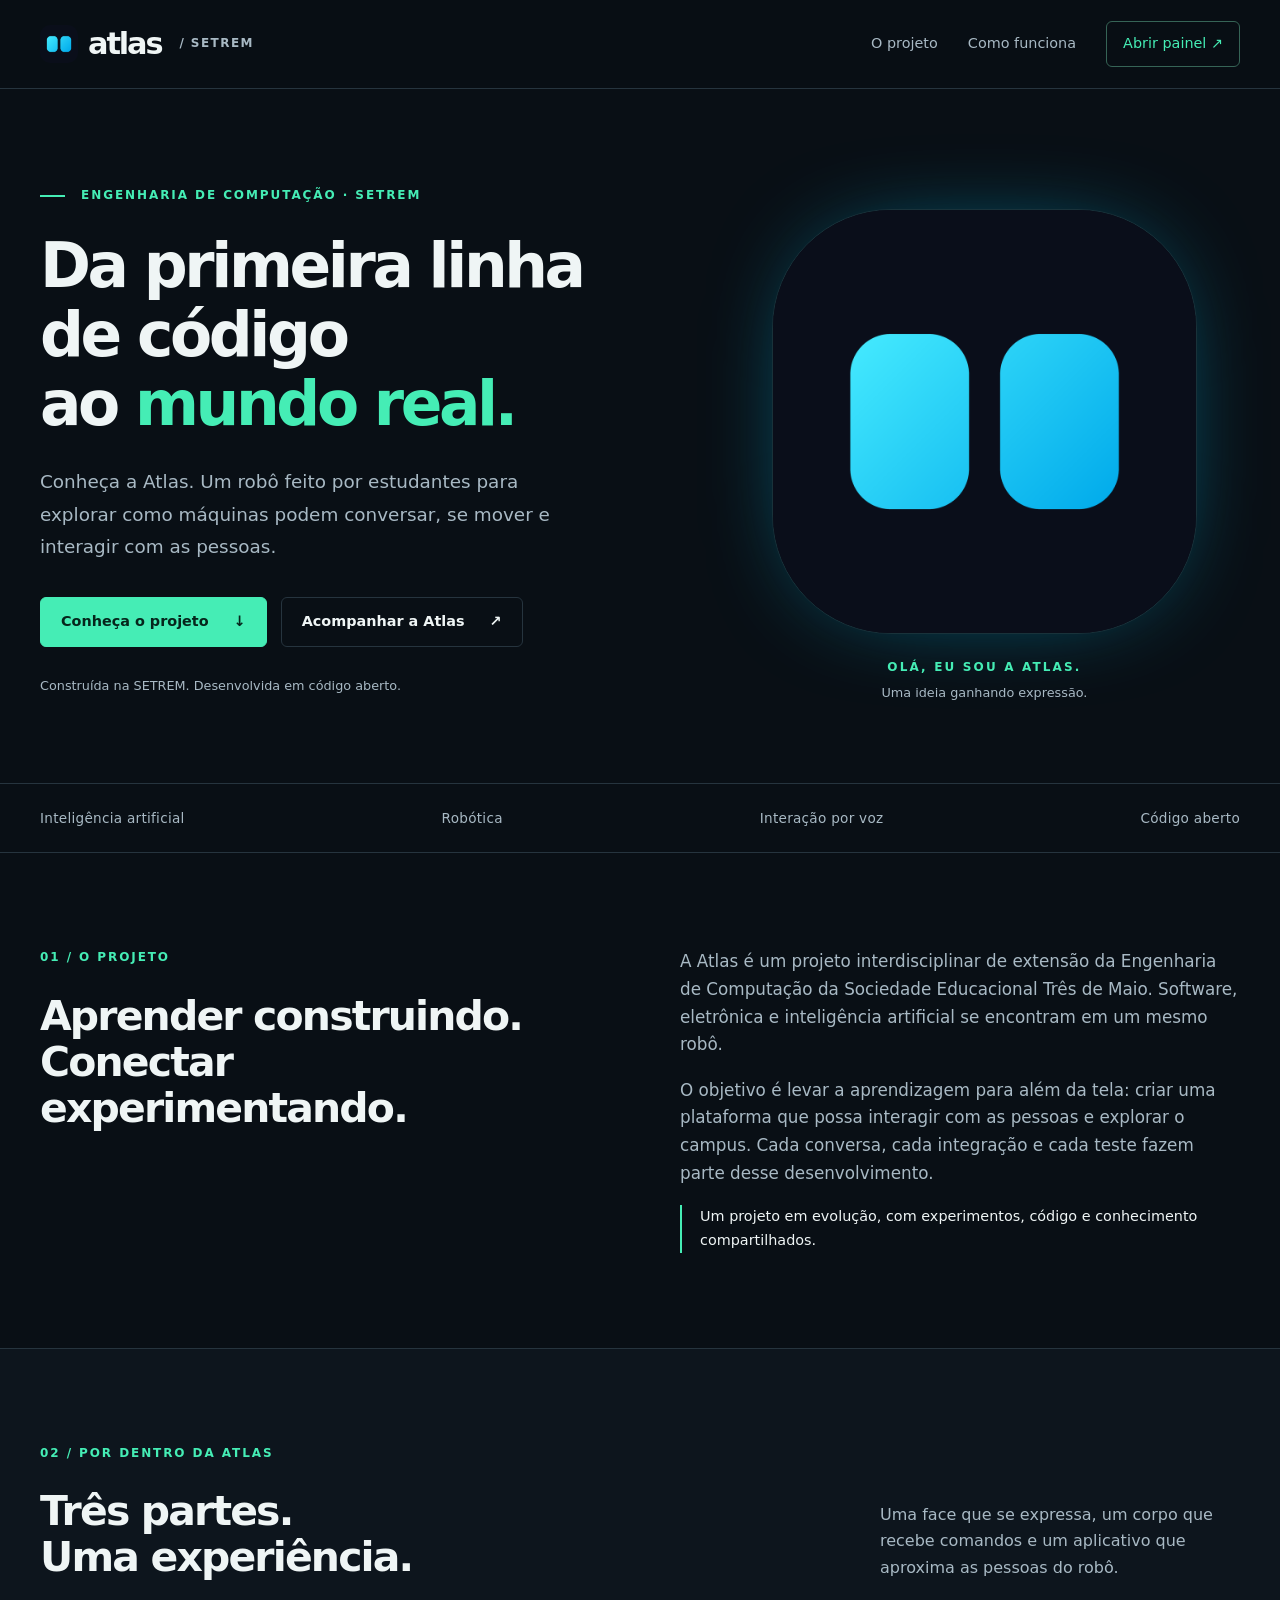
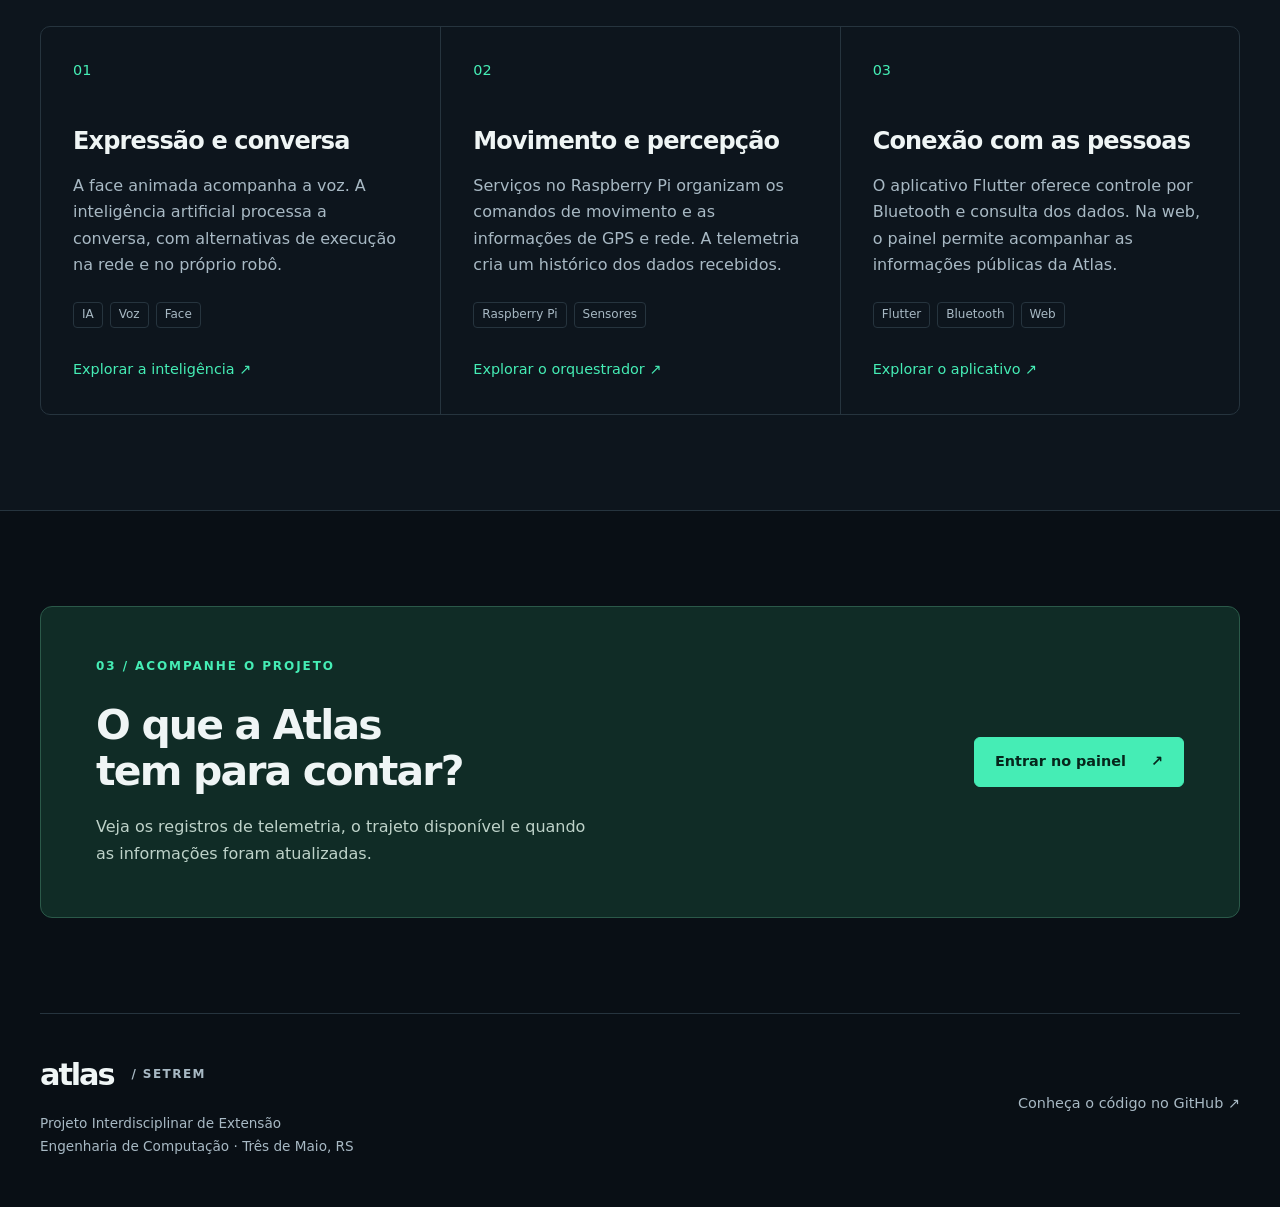
<file: site/index.html>
<!doctype html>
<html lang="pt-BR">
<head>
  <meta charset="utf-8">
  <meta name="viewport" content="width=device-width, initial-scale=1">
  <meta name="theme-color" content="#090f15">
  <title>Atlas — robótica que conecta pessoas</title>
  <meta name="description" content="Conheça a Atlas: um projeto de robótica da Engenharia de Computação da SETREM que reúne inteligência artificial, voz, movimento e aprendizado na prática.">
  <meta property="og:title" content="Atlas — o robô da SETREM">
  <meta property="og:description" content="Da primeira linha de código ao mundo real. Conheça o projeto Atlas e acompanhe sua telemetria.">
  <meta property="og:type" content="website">
  <link rel="icon" type="image/png" href="assets/atlas.png">
  <link rel="stylesheet" href="estilo.css">
</head>
<body>
  <a class="pular" href="#conteudo">Pular para o conteúdo</a>
  <header class="topo"><div class="faixa">
    <a class="marca" href="./" aria-label="Atlas, início"><img src="assets/atlas.png" alt="" width="38" height="38">atlas<span class="marca-nota">/ SETREM</span></a>
    <nav aria-label="Navegação principal"><a href="#projeto">O projeto</a><a href="#tecnologia">Como funciona</a><a class="nav-painel" href="painel/">Abrir painel <span aria-hidden="true">↗</span></a></nav>
  </div></header>
  <main id="conteudo">
    <section class="hero faixa" aria-labelledby="titulo">
      <div class="hero-texto">
        <p class="sobrelinha"><span class="linha-verde"></span> ENGENHARIA DE COMPUTAÇÃO · SETREM</p>
        <h1 id="titulo">Da primeira linha de código<br>ao <em>mundo real.</em></h1>
        <p class="chamada">Conheça a Atlas. Um robô feito por estudantes para explorar como máquinas podem conversar, se mover e interagir com as pessoas.</p>
        <div class="acoes"><a class="botao primario" href="#projeto">Conheça o projeto <span aria-hidden="true">↓</span></a><a class="botao secundario" href="painel/">Acompanhar a Atlas <span aria-hidden="true">↗</span></a></div>
        <p class="hero-legenda">Construída na SETREM. Desenvolvida em código aberto.</p>
      </div>
      <figure class="hero-atlas">
        <div class="face-moldura"><img src="assets/atlas.png" width="1024" height="1024" alt="A identidade da Atlas: dois olhos ciano em uma face escura" fetchpriority="high"></div>
        <figcaption><span>OLÁ, EU SOU A ATLAS.</span><span>Uma ideia ganhando expressão.</span></figcaption>
      </figure>
    </section>
    <div class="faixa-strip"><div class="faixa strip"><span>Inteligência artificial</span><span>Robótica</span><span>Interação por voz</span><span>Código aberto</span></div></div>
    <section id="projeto" class="faixa secao projeto">
      <div><p class="sobrelinha">01 / O PROJETO</p><h2>Aprender construindo.<br>Conectar experimentando.</h2></div>
      <div class="projeto-texto"><p>A Atlas é um projeto interdisciplinar de extensão da Engenharia de Computação da Sociedade Educacional Três de Maio. Software, eletrônica e inteligência artificial se encontram em um mesmo robô.</p><p>O objetivo é levar a aprendizagem para além da tela: criar uma plataforma que possa interagir com as pessoas e explorar o campus. Cada conversa, cada integração e cada teste fazem parte desse desenvolvimento.</p><p class="nota-projeto">Um projeto em evolução, com experimentos, código e conhecimento compartilhados.</p></div>
    </section>
    <section id="tecnologia" class="secao tecnologia"><div class="faixa">
      <div class="cabecalho-secao"><div><p class="sobrelinha">02 / POR DENTRO DA ATLAS</p><h2>Três partes.<br>Uma experiência.</h2></div><p>Uma face que se expressa, um corpo que recebe comandos e um aplicativo que aproxima as pessoas do robô.</p></div>
      <div class="componentes">
        <article class="componente"><span class="numero-secao">01</span><h3>Expressão e conversa</h3><p>A face animada acompanha a voz. A inteligência artificial processa a conversa, com alternativas de execução na rede e no próprio robô.</p><div class="etiquetas"><span>IA</span><span>Voz</span><span>Face</span></div><a href="https://github.com/setrem-robot/atlas_ai_v2">Explorar a inteligência <span aria-hidden="true">↗</span></a></article>
        <article class="componente"><span class="numero-secao">02</span><h3>Movimento e percepção</h3><p>Serviços no Raspberry Pi organizam os comandos de movimento e as informações de GPS e rede. A telemetria cria um histórico dos dados recebidos.</p><div class="etiquetas"><span>Raspberry Pi</span><span>Sensores</span></div><a href="https://github.com/setrem-robot/orquestrador">Explorar o orquestrador <span aria-hidden="true">↗</span></a></article>
        <article class="componente"><span class="numero-secao">03</span><h3>Conexão com as pessoas</h3><p>O aplicativo Flutter oferece controle por Bluetooth e consulta dos dados. Na web, o painel permite acompanhar as informações públicas da Atlas.</p><div class="etiquetas"><span>Flutter</span><span>Bluetooth</span><span>Web</span></div><a href="https://github.com/setrem-robot/aplicativo">Explorar o aplicativo <span aria-hidden="true">↗</span></a></article>
      </div>
    </div></section>
    <section class="faixa secao"><div class="convite"><div><p class="sobrelinha">03 / ACOMPANHE O PROJETO</p><h2>O que a Atlas<br>tem para contar?</h2><p>Veja os registros de telemetria, o trajeto disponível e quando as informações foram atualizadas.</p></div><a class="botao primario" href="painel/">Entrar no painel <span aria-hidden="true">↗</span></a></div></section>
  </main>
  <footer class="faixa rodape"><div><a class="marca" href="./">atlas<span class="marca-nota">/ SETREM</span></a><p>Projeto Interdisciplinar de Extensão<br>Engenharia de Computação · Três de Maio, RS</p></div><a href="https://github.com/setrem-robot">Conheça o código no GitHub <span aria-hidden="true">↗</span></a></footer>
</body>
</html>
</file>
<file: site/estilo.css>
:root{color-scheme:dark;--fundo:#090f15;--superficie:#111b24;--elevada:#16232e;--borda:#26343e;--texto:#eff5f5;--suave:#a8b9c4;--verde:#45edb5;--largura:1200px;font-family:Inter,"Segoe UI",system-ui,sans-serif;font-size:16px}
*{box-sizing:border-box}html{scroll-behavior:smooth;scroll-padding-top:100px}body{margin:0;background:var(--fundo);color:var(--texto);line-height:1.65}a{color:inherit;text-decoration:none}a:hover{color:var(--verde)}button,input,select{font:inherit}button,a{-webkit-tap-highlight-color:transparent}button{cursor:pointer}a:focus-visible,button:focus-visible{outline:3px solid var(--verde);outline-offset:5px}h1,h2,h3,p,figure{margin:0}h1,h2,h3{line-height:1.12;letter-spacing:-.045em}p+p{margin-top:1.1rem}img{max-width:100%;height:auto}button:disabled{opacity:.65;cursor:wait}[hidden]{display:none!important}.faixa{width:min(calc(100% - 80px),var(--largura));margin-inline:auto}.pular{position:fixed;left:20px;top:-100px;padding:12px;background:var(--verde);color:var(--fundo);z-index:1000}.pular:focus{top:12px}.topo{border-bottom:1px solid var(--borda);background:rgba(9,15,21,.96);position:sticky;top:0;z-index:500}.topo>.faixa{min-height:88px;display:flex;align-items:center;justify-content:space-between;gap:20px}.marca{display:inline-flex;align-items:center;gap:10px;font-size:1.9rem;font-weight:800;letter-spacing:-.07em}.marca img{border-radius:10px}.marca-nota{margin-left:8px;font-size:.75rem;font-weight:600;letter-spacing:.12em;color:var(--suave)}nav{display:flex;align-items:center;gap:30px}nav a{font-size:.9rem;color:var(--suave)}nav .nav-painel{color:var(--verde);border:1px solid #366456;border-radius:6px;padding:10px 16px}.hero{display:grid;grid-template-columns:1.25fr 1fr;gap:50px;align-items:center;padding-block:90px 80px}.sobrelinha{font-size:.75rem;letter-spacing:.16em;font-weight:700;color:var(--verde);margin-bottom:26px}.linha-verde{display:inline-block;width:25px;height:2px;background:var(--verde);vertical-align:middle;margin-right:10px}h1{font-size:clamp(2.8rem,4.8vw,4.5rem);font-weight:700;letter-spacing:-.055em}h1 em{font-style:normal;color:var(--verde)}.chamada{font-size:1.15rem;color:var(--suave);max-width:530px;margin-top:28px;line-height:1.75}.acoes{display:flex;gap:14px;flex-wrap:wrap;margin-top:34px}.botao{display:inline-flex;justify-content:center;align-items:center;gap:25px;padding:13px 20px;border:1px solid var(--borda);border-radius:6px;font-size:.9rem;font-weight:650;line-height:1.5;background:var(--superficie);color:var(--texto)}.botao:hover{border-color:var(--verde);color:var(--verde)}.botao.primario{background:var(--verde);border-color:var(--verde);color:#06261c}.botao.primario:hover{background:#8bffda;color:#06261c}.secundario{background:transparent}.hero-legenda{font-size:.8rem;margin-top:28px;color:var(--suave)}.hero-atlas{padding:30px 16px 0}.face-moldura{max-width:425px;margin:auto;border-radius:28%;box-shadow:0 0 100px -45px #04a0c9;border:1px solid #19323a;overflow:hidden;background:#090d19}.face-moldura img{display:block}.hero-atlas figcaption{display:flex;flex-direction:column;gap:4px;text-align:center;margin-top:24px;font-size:.8rem;color:var(--suave)}.hero-atlas figcaption span:first-child{color:var(--verde);font-size:.75rem;letter-spacing:.18em;font-weight:700}.faixa-strip{border-block:1px solid var(--borda)}.strip{padding-block:23px;display:flex;justify-content:space-between;gap:15px;flex-wrap:wrap;color:var(--suave);font-size:.85rem;letter-spacing:.02em}.secao{padding-block:95px}h2{font-size:clamp(2rem,3.2vw,3rem)}.projeto{display:grid;grid-template-columns:1fr 1fr;gap:80px}.projeto-texto{color:var(--suave);font-size:1.05rem}.nota-projeto{padding-left:18px;border-left:2px solid var(--verde);font-size:.9rem;color:var(--texto)}.tecnologia{background:#0d151d;border-block:1px solid var(--borda)}.cabecalho-secao{display:flex;justify-content:space-between;gap:50px;align-items:end;margin-bottom:45px}.cabecalho-secao>p{max-width:360px;color:var(--suave)}.componentes{display:grid;grid-template-columns:repeat(3,1fr);border:1px solid var(--borda);border-radius:10px;overflow:hidden}.componente{padding:32px;display:flex;align-items:flex-start;flex-direction:column}.componente+.componente{border-left:1px solid var(--borda)}.numero-secao{font-size:.9rem;color:var(--verde);margin-bottom:45px}.componente h3{font-size:1.5rem;letter-spacing:-.035em;margin-bottom:18px}.componente p{color:var(--suave);font-size:1rem}.etiquetas{display:flex;flex-wrap:wrap;gap:7px;margin-block:24px 30px}.etiquetas span{border:1px solid var(--borda);border-radius:4px;padding:2px 8px;font-size:.75rem;color:var(--suave)}.componente>a{font-size:.9rem;color:var(--verde);margin-top:auto}.convite{background:#102c26;border:1px solid #2b5949;padding:50px 55px;border-radius:12px;display:flex;align-items:center;justify-content:space-between;gap:30px}.convite p:not(.sobrelinha){color:#bed2c9;max-width:490px;margin-top:20px}.rodape{display:flex;align-items:center;justify-content:space-between;gap:25px;padding-block:36px 50px;border-top:1px solid var(--borda)}.rodape p{font-size:.85rem;color:var(--suave);margin-top:12px}.rodape>a{font-size:.9rem;color:var(--suave)}
/* O painel compartilha a identidade, com densidade própria para leitura de dados. */
.painel-app{padding-block:42px 60px}.painel-cabecalho{display:flex;justify-content:space-between;align-items:center;gap:24px;margin-bottom:30px}.painel-cabecalho h1{font-size:2.2rem}.painel-cabecalho .sobrelinha{margin-bottom:12px}.painel-cabecalho p:not(.sobrelinha){color:var(--suave);font-size:1rem;margin-top:12px}.estado{font-size:.9rem;display:inline-flex;align-items:center;gap:8px;color:var(--suave)}.estado::before{content:"";width:7px;height:7px;border-radius:50%;background:currentColor;flex-shrink:0}.estado.vivo{color:var(--verde)}.estado.erro{color:#ffa796}.estado.parado{color:#edc78b}.barra-estado{display:flex;justify-content:space-between;gap:20px;align-items:center;padding:16px 20px;background:var(--superficie);border:1px solid var(--borda);border-radius:8px;margin-bottom:24px}.meta{font-size:.8rem;color:var(--suave)}.metricas{list-style:none;margin:0 0 24px;padding:0;display:grid;grid-template-columns:repeat(4,1fr);gap:16px}.metrica{padding:22px;background:var(--superficie);border:1px solid var(--borda);border-radius:8px}.rotulo{display:block;color:var(--suave);font-size:.9rem}.valor{display:block;font-size:2rem;font-weight:650;letter-spacing:-.05em;margin:5px 0}.detalhe{display:block;font-size:.8rem;color:var(--suave)}.painel-grid{display:grid;grid-template-columns:minmax(0,1.8fr) minmax(280px,1fr);gap:24px;align-items:start}.bloco{border:1px solid var(--borda);border-radius:10px;background:var(--superficie);overflow:hidden}.bloco-titulo{padding:22px 24px;border-bottom:1px solid var(--borda)}.bloco-titulo h2{font-size:1.2rem;letter-spacing:-.02em}.bloco-titulo p{font-size:.9rem;color:var(--suave);margin-top:7px}.mapa{height:360px;background:#17232b;z-index:0}.mapa-vazio{padding:55px 30px;min-height:260px;display:grid;align-content:center;text-align:center;color:var(--suave)}.mapa-vazio strong{display:block;color:var(--texto);margin-bottom:8px}.bloco-rodape{padding:16px 24px;font-size:.85rem;color:var(--suave);border-top:1px solid var(--borda)}.lista-sinais{list-style:none;padding:0 24px;margin:0}.lista-sinais li{padding:20px 0;display:flex;justify-content:space-between;align-items:center;gap:14px}.lista-sinais li+li{border-top:1px solid var(--borda)}.lista-sinais .nome{font-weight:600;font-size:1rem}.lista-sinais time{font-size:.8rem;color:var(--suave)}.lista-sinais .total{font-size:.85rem;color:var(--suave)}.lista-sinais .valor-sinal{text-align:right}.aviso{padding:17px 20px;border-left:3px solid #e9bd79;background:#282318;border-radius:4px;margin-bottom:24px;color:#eddbbf;font-size:.9rem}.aviso:empty{display:none}.painel-nota{color:var(--suave);font-size:.9rem;margin-top:24px}.link-discreto{color:var(--verde)}.lista-sinais .sem-registro{padding:24px 0;color:var(--suave);display:block}.legenda-mapa{display:flex;justify-content:space-between;gap:14px;flex-wrap:wrap}
@media(min-width:1450px){.hero{padding-block:115px 105px}}
@media(max-width:1000px){.hero{gap:25px;padding-block:60px}.hero-atlas{padding:0}.hero h1{font-size:3.2rem}.projeto{gap:40px}.componente{padding:24px}.painel-grid{grid-template-columns:1.5fr 1fr}.faixa{width:calc(100% - 48px)}}
@media(max-width:760px){.faixa{width:calc(100% - 36px)}.topo>.faixa{min-height:76px}.marca{font-size:1.6rem}.marca-nota{display:none}nav{gap:15px}nav a{font-size:.85rem}nav .nav-painel{padding:8px 10px}.hero{grid-template-columns:1fr;padding-block:50px;gap:40px}.hero h1{font-size:clamp(2.65rem,8vw,3.5rem)}.hero-atlas{max-width:300px;width:100%;margin:auto}.chamada{font-size:1.05rem}.secao{padding-block:60px}.projeto,.painel-grid{grid-template-columns:1fr}.cabecalho-secao{display:block}.cabecalho-secao>p{margin-top:22px}.componentes{grid-template-columns:1fr}.componente+.componente{border-left:0;border-top:1px solid var(--borda)}.numero-secao{margin-bottom:20px}.convite{padding:30px;display:block}.convite .botao{margin-top:30px}.rodape{align-items:flex-start;flex-direction:column}.metricas{grid-template-columns:repeat(2,1fr);gap:10px}.metrica{padding:17px}.painel-cabecalho{align-items:flex-start}.painel-cabecalho h1{font-size:1.8rem}.barra-estado{align-items:flex-start;flex-direction:column;gap:6px}.strip{display:grid;grid-template-columns:1fr 1fr;padding-block:20px}.mapa{height:310px}}
@media(max-width:430px){nav>a:not(.nav-painel){display:none}.painel-cabecalho{flex-direction:column;gap:16px}.acoes{flex-direction:column;align-items:stretch}.metricas .valor{font-size:1.8rem}}
@media(prefers-reduced-motion:reduce){html{scroll-behavior:auto}}

/* Saúde do robô: cartões reutilizam .metrica; os núcleos ganham barras. */
.bloco-saude{margin-bottom:24px}.saude-cabecalho{display:flex;justify-content:space-between;align-items:flex-start;gap:16px}.metricas-saude{margin:0;padding:22px 24px 6px}.rotulo-bloco{display:block;color:var(--suave);font-size:.72rem;letter-spacing:.14em;text-transform:uppercase;font-weight:700;padding:6px 24px 0}.nucleos{padding-bottom:10px}.lista-nucleos{list-style:none;margin:12px 0 0;padding:0 24px;display:grid;gap:10px}.lista-nucleos li{display:grid;grid-template-columns:76px 1fr 48px;align-items:center;gap:12px;font-size:.82rem;color:var(--suave)}.lista-nucleos .sem-registro{display:block;padding:4px 0}.n-nome{white-space:nowrap}.barra{height:9px;border-radius:5px;background:var(--elevada);overflow:hidden}.barra i{display:block;height:100%;width:0;background:var(--verde);border-radius:5px;transition:width .5s ease}.barra i.quente{background:#ffa796}.n-val{text-align:right;font-variant-numeric:tabular-nums;color:var(--texto)}.detalhe.alerta{color:#ffa796}.saude-rodape{display:flex;justify-content:space-between;gap:14px;flex-wrap:wrap}


/* ===== Console de análise (/completo/) ===== */
:root{--bom:#45edb5;--atencao:#ffcf6b;--critico:#ff8f8f}
.sem-registro{display:block;color:var(--suave);font-size:.86rem;padding:14px 0}.demo-tag{font-size:.66rem;letter-spacing:.06em;text-transform:uppercase;color:var(--atencao);border:1px solid #5a4a2a;border-radius:4px;padding:1px 6px;font-weight:700}
.portao{min-height:100vh;display:grid;place-items:center;padding:40px 20px}.portao-caixa{width:min(440px,100%);background:var(--superficie);border:1px solid var(--borda);border-radius:14px;padding:36px;display:flex;flex-direction:column}.portao-marca{border-radius:12px;margin-bottom:18px}.portao-caixa h1{font-size:1.7rem;margin-bottom:12px}.portao-caixa p{color:var(--suave);font-size:.94rem;line-height:1.6}.portao-caixa label{margin:22px 0 8px;font-size:.85rem}.lembrar{display:inline-flex;align-items:center;gap:9px;color:var(--suave);font-size:.86rem;margin:16px 0 0}.portao-caixa input[type=password]{width:100%;padding:12px 14px;background:var(--fundo);border:1px solid var(--borda);border-radius:7px;color:var(--texto);letter-spacing:.05em}.portao-msg{color:var(--critico);font-size:.85rem;margin:10px 0 0}.largo{width:100%;margin-top:20px}.portao-nota{font-size:.78rem;margin-top:22px;border-top:1px solid var(--borda);padding-top:16px}
.console-topo{position:sticky;top:0;z-index:600;background:rgba(9,15,21,.94);backdrop-filter:blur(8px);border-bottom:1px solid var(--borda)}.console-topo-linha{display:flex;align-items:center;justify-content:space-between;gap:16px;min-height:62px}.console .marca{font-size:1.45rem}.topo-controles{display:flex;align-items:center;gap:12px;flex-wrap:wrap}.topo-hora{font-size:.8rem;color:var(--suave);font-variant-numeric:tabular-nums}.alternar{display:inline-flex;align-items:center;gap:7px;font-size:.82rem;color:var(--suave)}.icone{width:38px;height:38px;display:grid;place-items:center;background:var(--superficie);border:1px solid var(--borda);border-radius:8px;color:var(--suave);font-size:1.05rem}.icone:hover{border-color:var(--verde);color:var(--verde)}.console-main{padding-block:26px 60px;display:flex;flex-direction:column;gap:26px}
.vitais{display:grid;grid-template-columns:repeat(auto-fit,minmax(158px,1fr));gap:14px}.carregando{color:var(--suave)}.vital{background:var(--superficie);border:1px solid var(--borda);border-radius:11px;padding:16px 18px;display:flex;flex-direction:column;gap:6px;min-height:118px;--spark:var(--verde)}.vital-topo{display:flex;justify-content:space-between;align-items:center;gap:8px}.vital-rot{font-size:.82rem;color:var(--suave)}.vital-num{font-size:1.95rem;font-weight:650;letter-spacing:-.03em;font-variant-numeric:tabular-nums;color:var(--texto);line-height:1.05}.vital-un{font-size:.9rem;font-weight:600;color:var(--suave);letter-spacing:0}.vital-nota{font-size:.76rem;color:var(--suave);margin-top:auto}.vital .spark{width:100%;height:30px;display:block;margin-top:auto}.spark-linha{fill:none;stroke:var(--spark);stroke-width:1.6}.spark-area{fill:var(--spark);opacity:.12;stroke:none}
.vital--atencao{--spark:var(--atencao)}.vital--critico{--spark:var(--critico)}.vital--atencao .vital-num{color:var(--atencao)}.vital--critico .vital-num{color:var(--critico)}
.vital-geral{grid-column:span 2}.vital-geral .vital-num{font-size:1.4rem;display:inline-flex;align-items:center;gap:11px}.vital-geral .ponto{width:12px;height:12px;border-radius:50%;background:var(--suave);flex-shrink:0}.vital-geral.vital--bom .vital-num{color:var(--bom)}.vital-geral.vital--bom .ponto{background:var(--bom)}.vital-geral.vital--atencao .vital-num{color:var(--atencao)}.vital-geral.vital--atencao .ponto{background:var(--atencao)}.vital-geral.vital--critico .vital-num{color:var(--critico)}.vital-geral.vital--critico .ponto{background:var(--critico)}.vital-geral.vital--sem .vital-num{color:var(--suave)}
.abas{display:flex;gap:4px;border-bottom:1px solid var(--borda);flex-wrap:wrap}.aba{background:none;border:0;border-bottom:2px solid transparent;padding:12px 16px;color:var(--suave);font-size:.92rem;font-weight:600;margin-bottom:-1px}.aba:hover{color:var(--texto)}.aba[aria-selected=true]{color:var(--texto);border-bottom-color:var(--verde)}.aba-conteudo{display:flex;flex-direction:column;gap:20px}
.cartao{background:var(--superficie);border:1px solid var(--borda);border-radius:11px;padding:20px 22px}.cartao.sem-corpo{padding:0;overflow:hidden}.cartao>h2{font-size:1.05rem;letter-spacing:-.02em;margin-bottom:14px;display:flex;align-items:center;gap:10px}.cartao-nota{font-size:.78rem;color:var(--suave);font-weight:400}.log-cabecalho{display:flex;justify-content:space-between;align-items:center;gap:16px;padding:18px 22px;border-bottom:1px solid var(--borda)}.log-cabecalho h2{font-size:1.05rem}.cartao-rodape{padding:14px 22px;border-top:1px solid var(--borda);font-size:.85rem;color:var(--suave)}.dois{display:grid;grid-template-columns:repeat(auto-fit,minmax(300px,1fr));gap:20px}
.detalhe-linha{list-style:none;margin:0;padding:0;display:grid;grid-template-columns:repeat(auto-fit,minmax(140px,1fr));gap:1px;background:var(--borda);border:1px solid var(--borda);border-radius:10px;overflow:hidden}.detalhe-linha li{background:var(--superficie);padding:14px 16px;display:flex;flex-direction:column;gap:4px}.detalhe-linha .rotulo{font-size:.78rem;color:var(--suave)}.detalhe-linha strong{font-size:1.05rem;font-variant-numeric:tabular-nums;letter-spacing:-.01em}
.par-num{display:flex;gap:28px;flex-wrap:wrap;margin-bottom:6px}.par-num strong{display:block;font-size:1.6rem;font-weight:650;letter-spacing:-.03em;font-variant-numeric:tabular-nums}.par-num .rotulo{font-size:.78rem;color:var(--suave)}
.lista-nucleos{list-style:none;margin:0;padding:0;display:grid;gap:10px}.lista-nucleos li{display:grid;grid-template-columns:74px 1fr 48px;align-items:center;gap:12px;font-size:.82rem;color:var(--suave)}.n-nome{white-space:nowrap}.barra{height:9px;border-radius:5px;background:var(--elevada);overflow:hidden}.barra i{display:block;height:100%;width:0;background:var(--verde);border-radius:5px;transition:width .5s ease}.barra i.quente{background:var(--critico)}.n-val{text-align:right;font-variant-numeric:tabular-nums;color:var(--texto)}
.lista-flags{list-style:none;margin:0;padding:0}.lista-flags li{display:flex;justify-content:space-between;gap:12px;padding:8px 0;border-bottom:1px solid var(--borda);font-size:.85rem;color:var(--suave)}.lista-flags li:last-child{border-bottom:0}.flag{font-variant-numeric:tabular-nums;color:var(--texto);font-size:.82rem}.flag-sim{color:var(--critico);font-weight:650}.flag-nao{color:var(--verde)}
.graficos{display:grid;grid-template-columns:repeat(auto-fit,minmax(280px,1fr));gap:16px}.grafico{margin:0;background:var(--fundo);border:1px solid var(--borda);border-radius:10px;padding:14px 14px 10px}.grafico figcaption{font-size:.82rem;font-weight:600;margin-bottom:8px}.grafico svg{width:100%;height:auto;display:block}.g-grade{stroke:var(--borda);stroke-width:1}.g-rot{fill:var(--suave);font-size:10px}.g-rodape{display:flex;flex-wrap:wrap;gap:12px;margin-top:8px}.g-legenda{font-size:.78rem;color:var(--suave);font-variant-numeric:tabular-nums;display:inline-flex;align-items:center}.g-legenda i{width:10px;height:10px;border-radius:2px;display:inline-block;margin-right:6px}
.filtro{font-size:.85rem;color:var(--suave);display:inline-flex;gap:8px;align-items:center}.filtro select{background:var(--fundo);border:1px solid var(--borda);border-radius:6px;color:var(--texto);padding:6px 10px}.tabela-rolagem{overflow-x:auto}.tabela-log{width:100%;border-collapse:collapse;font-size:.82rem}.tabela-log th{text-align:left;color:var(--suave);font-weight:600;padding:12px 14px 12px 22px;border-bottom:1px solid var(--borda);position:sticky;top:0;background:var(--superficie)}.tabela-log td{padding:9px 14px 9px 22px;border-bottom:1px solid var(--borda);vertical-align:top}.log-quando,.log-topico{white-space:nowrap;color:var(--suave)}.log-topico{font-size:.78rem}.log-json{font-family:ui-monospace,"Cascadia Code",Consolas,monospace;font-size:.76rem;max-width:520px;overflow-wrap:anywhere}.log-rodape{display:flex;align-items:center;gap:14px}
.console-nota{color:var(--suave);font-size:.85rem;line-height:1.6}.console-nota em{color:var(--atencao);font-style:normal}
@media(max-width:640px){.vital-geral{grid-column:span 1}.console-main{gap:20px}.tabela-log th,.tabela-log td{padding-left:16px}.log-json{max-width:56vw}}
</file>
